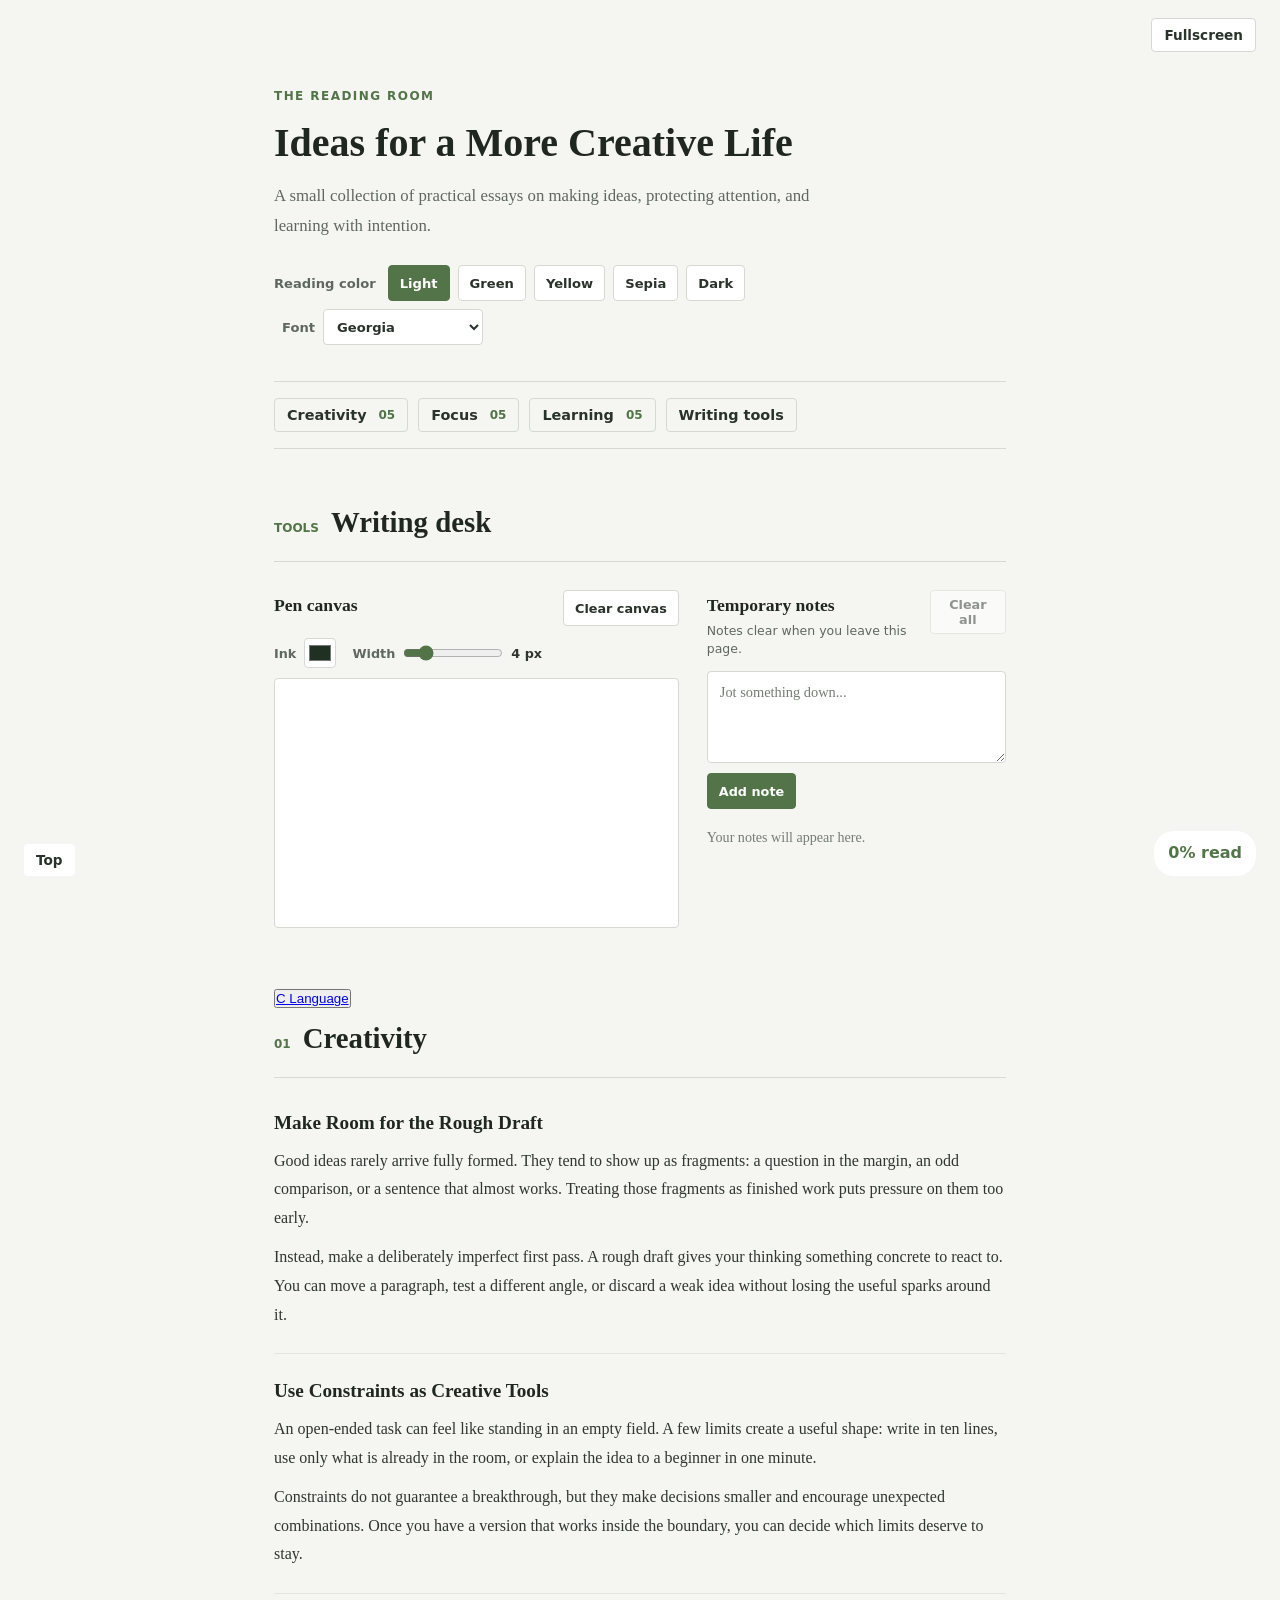
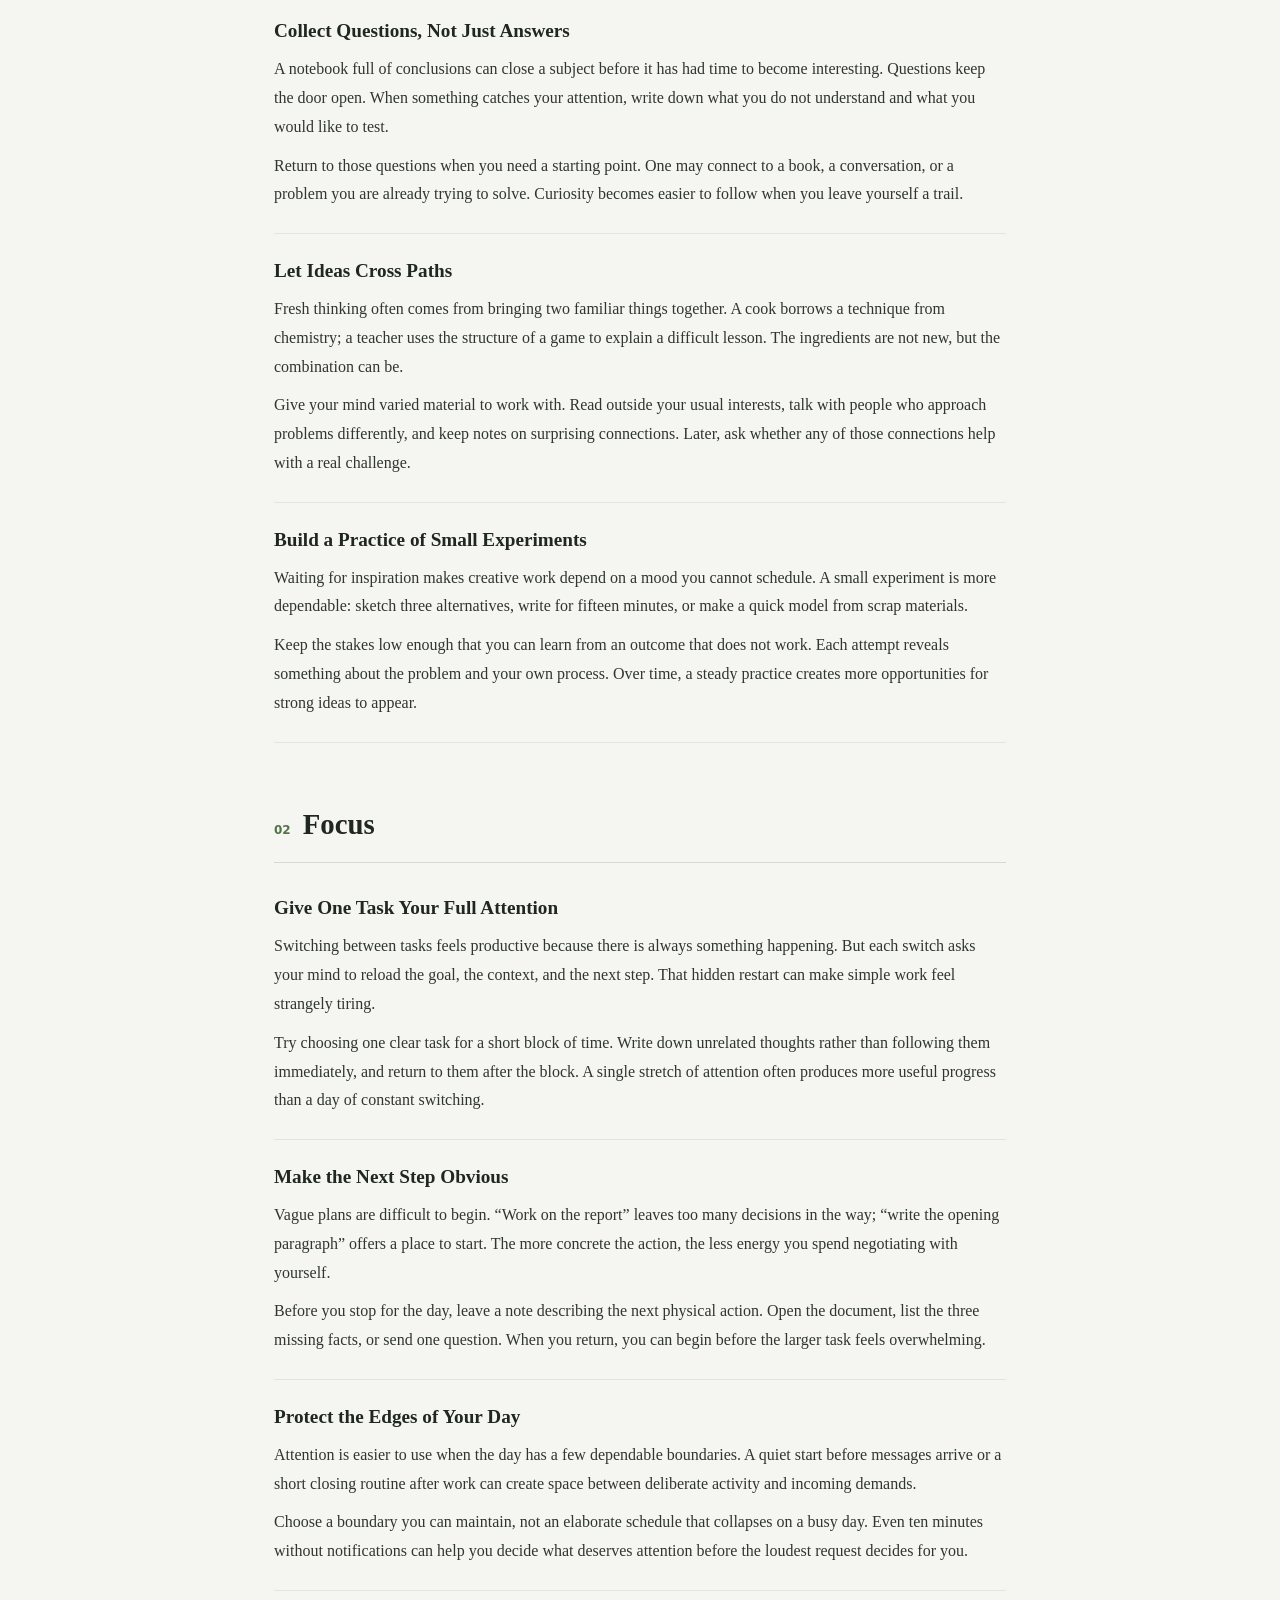
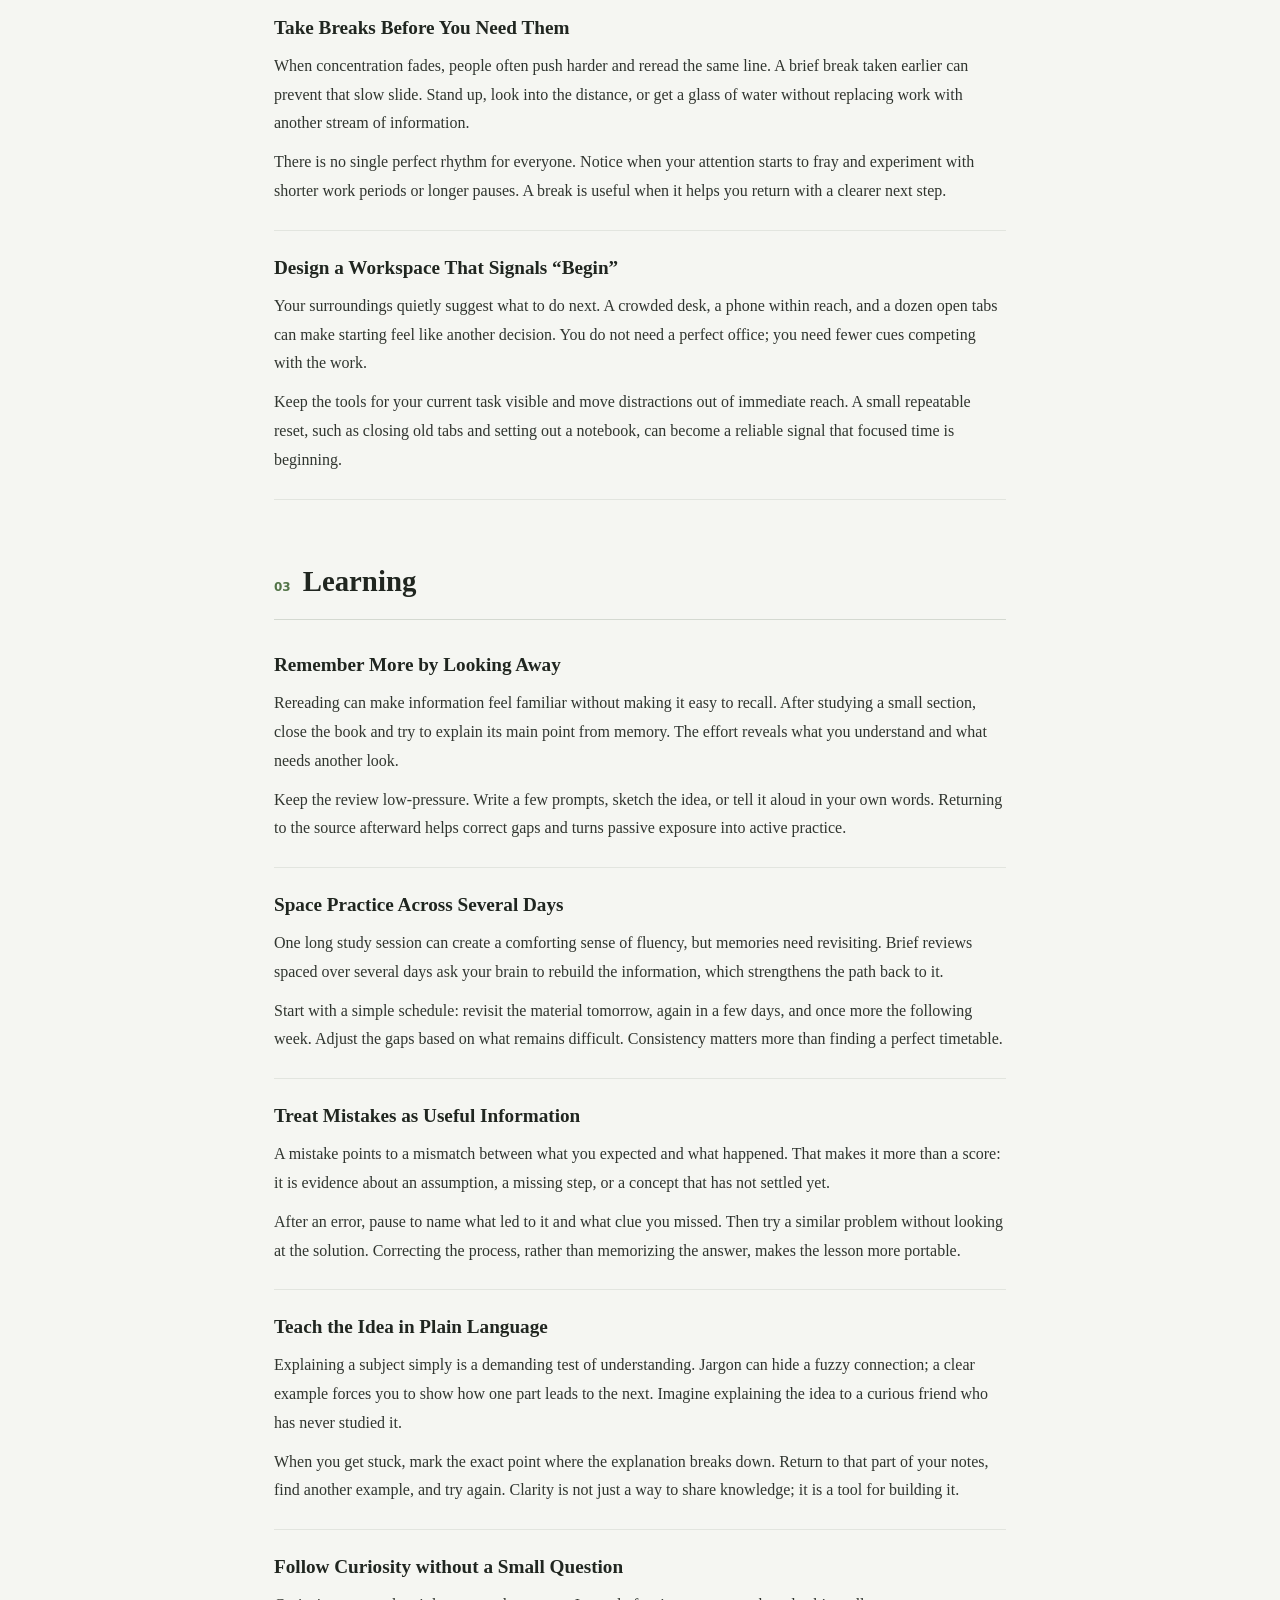
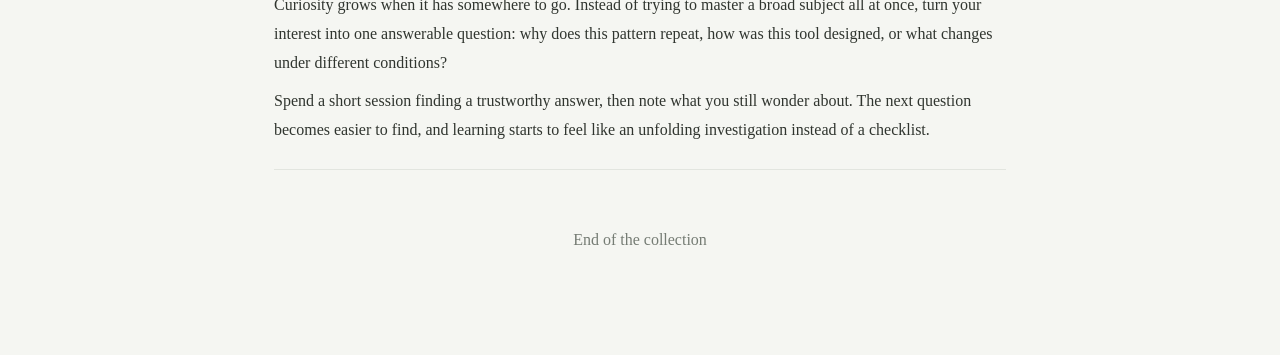
<file: index.html>
<!DOCTYPE html>
<html lang="en">
<head>
    <meta charset="UTF-8">
    <meta name="viewport" content="width=device-width, initial-scale=1.0">
    <title>Scroll Indicator</title>
    <link rel="stylesheet" href="style.css">
    <script src="script.js" defer></script>

</head>
<body>
    <div class="progress-bar" id="progressBar"></div>
    <button class="fullscreen-button" id="fullscreenButton" type="button" aria-label="Enter fullscreen">Fullscreen</button>
    <div class="badge" id="badge">0%
    </div>
    <a class="top" href="#pageTop" aria-label="Back to top">Top</a>
    <main class="content" id="pageTop">
        <header class="page-header">
            <p class="eyebrow">THE READING ROOM</p>
            <h1>Ideas for a More Creative Life</h1>
            <p class="intro">A small collection of practical essays on making ideas, protecting attention, and learning with intention.</p>
            <div class="reading-themes" role="group" aria-label="Reading color">
                <span class="theme-label">Reading color</span>
                <button class="theme-button" type="button" data-theme-choice="light" aria-pressed="true">Light</button>
                <button class="theme-button" type="button" data-theme-choice="green" aria-pressed="false">Green</button>
                <button class="theme-button" type="button" data-theme-choice="yellow" aria-pressed="false">Yellow</button>
                <button class="theme-button" type="button" data-theme-choice="sepia" aria-pressed="false">Sepia</button>
                <button class="theme-button" type="button" data-theme-choice="dark" aria-pressed="false">Dark</button>
                <label class="font-choice" for="fontChoice">Font
                    <select id="fontChoice" aria-label="Reading font">
                        <option value="georgia">Georgia</option>
                        <option value="arial">Arial</option>
                        <option value="verdana">Verdana</option>
                        <option value="trebuchet">Trebuchet MS</option>
                        <option value="monospace">Monospace</option>
                    </select>
                </label>
            </div>
        </header>

        <nav class="category-menu" aria-label="Article categories">
            <a href="#creativity">Creativity <span>05</span></a>
            <a href="#focus">Focus <span>05</span></a>
            <a href="#learning">Learning <span>05</span></a>
            <a href="#writing-tools">Writing tools</a>
        </nav>

        <section class="writing-tools" id="writing-tools" aria-labelledby="writing-tools-title">
            <div class="category-heading">
                <span>TOOLS</span>
                <h2 id="writing-tools-title">Writing desk</h2>
            </div>
            <div class="writing-grid">
                <section class="writing-tool" aria-labelledby="pen-title">
                    <div class="tool-heading">
                        <h3 id="pen-title">Pen canvas</h3>
                        <button class="tool-clear" id="clearCanvas" type="button">Clear canvas</button>
                    </div>
                    <div class="pen-controls">
                        <label class="pen-option">Ink <input id="penColor" type="color" value="#203023" aria-label="Pen color"></label>
                        <label class="pen-option" for="penSize">Width <input id="penSize" type="range" min="1" max="18" value="4"><output id="penSizeValue" for="penSize">4 px</output></label>
                    </div>
                    <canvas class="writing-canvas" id="writingCanvas" aria-label="Blank writing canvas. Draw with a mouse, pen, or touch. Your drawing is temporary.">
                        Your browser does not support the writing canvas.
                    </canvas>
                </section>

                <section class="writing-tool notes-tool" aria-labelledby="notes-title">
                    <div class="tool-heading">
                        <div>
                            <h3 id="notes-title">Temporary notes</h3>
                            <p class="tool-caption">Notes clear when you leave this page.</p>
                        </div>
                        <button class="tool-clear" id="clearNotes" type="button" disabled>Clear all</button>
                    </div>
                    <form class="note-form" id="noteForm">
                        <label class="visually-hidden" for="noteInput">Write a note</label>
                        <textarea id="noteInput" maxlength="1000" rows="3" placeholder="Jot something down..."></textarea>
                        <button class="add-note" type="submit">Add note</button>
                    </form>
                    <p class="notes-empty" id="notesEmpty">Your notes will appear here.</p>
                    <ul class="notes-list" id="notesList" aria-live="polite"></ul>
                </section>
            </div>
        </section>

        <button><a href="clang.html">C Language</a></button>

        <section class="category" id="creativity" aria-labelledby="creativity-title">
            <div class="category-heading"><span>01</span><h2 id="creativity-title">Creativity</h2></div>
            <article class="story"><h3>Make Room for the Rough Draft</h3><p>Good ideas rarely arrive fully formed. They tend to show up as fragments: a question in the margin, an odd comparison, or a sentence that almost works. Treating those fragments as finished work puts pressure on them too early.</p><p>Instead, make a deliberately imperfect first pass. A rough draft gives your thinking something concrete to react to. You can move a paragraph, test a different angle, or discard a weak idea without losing the useful sparks around it.</p></article>
            <article class="story"><h3>Use Constraints as Creative Tools</h3><p>An open-ended task can feel like standing in an empty field. A few limits create a useful shape: write in ten lines, use only what is already in the room, or explain the idea to a beginner in one minute.</p><p>Constraints do not guarantee a breakthrough, but they make decisions smaller and encourage unexpected combinations. Once you have a version that works inside the boundary, you can decide which limits deserve to stay.</p></article>
            <article class="story"><h3>Collect Questions, Not Just Answers</h3><p>A notebook full of conclusions can close a subject before it has had time to become interesting. Questions keep the door open. When something catches your attention, write down what you do not understand and what you would like to test.</p><p>Return to those questions when you need a starting point. One may connect to a book, a conversation, or a problem you are already trying to solve. Curiosity becomes easier to follow when you leave yourself a trail.</p></article>
            <article class="story"><h3>Let Ideas Cross Paths</h3><p>Fresh thinking often comes from bringing two familiar things together. A cook borrows a technique from chemistry; a teacher uses the structure of a game to explain a difficult lesson. The ingredients are not new, but the combination can be.</p><p>Give your mind varied material to work with. Read outside your usual interests, talk with people who approach problems differently, and keep notes on surprising connections. Later, ask whether any of those connections help with a real challenge.</p></article>
            <article class="story"><h3>Build a Practice of Small Experiments</h3><p>Waiting for inspiration makes creative work depend on a mood you cannot schedule. A small experiment is more dependable: sketch three alternatives, write for fifteen minutes, or make a quick model from scrap materials.</p><p>Keep the stakes low enough that you can learn from an outcome that does not work. Each attempt reveals something about the problem and your own process. Over time, a steady practice creates more opportunities for strong ideas to appear.</p></article>
        </section>

        <section class="category" id="focus" aria-labelledby="focus-title">
            <div class="category-heading"><span>02</span><h2 id="focus-title">Focus</h2></div>
            <article class="story"><h3>Give One Task Your Full Attention</h3><p>Switching between tasks feels productive because there is always something happening. But each switch asks your mind to reload the goal, the context, and the next step. That hidden restart can make simple work feel strangely tiring.</p><p>Try choosing one clear task for a short block of time. Write down unrelated thoughts rather than following them immediately, and return to them after the block. A single stretch of attention often produces more useful progress than a day of constant switching.</p></article>
            <article class="story"><h3>Make the Next Step Obvious</h3><p>Vague plans are difficult to begin. “Work on the report” leaves too many decisions in the way; “write the opening paragraph” offers a place to start. The more concrete the action, the less energy you spend negotiating with yourself.</p><p>Before you stop for the day, leave a note describing the next physical action. Open the document, list the three missing facts, or send one question. When you return, you can begin before the larger task feels overwhelming.</p></article>
            <article class="story"><h3>Protect the Edges of Your Day</h3><p>Attention is easier to use when the day has a few dependable boundaries. A quiet start before messages arrive or a short closing routine after work can create space between deliberate activity and incoming demands.</p><p>Choose a boundary you can maintain, not an elaborate schedule that collapses on a busy day. Even ten minutes without notifications can help you decide what deserves attention before the loudest request decides for you.</p></article>
            <article class="story"><h3>Take Breaks Before You Need Them</h3><p>When concentration fades, people often push harder and reread the same line. A brief break taken earlier can prevent that slow slide. Stand up, look into the distance, or get a glass of water without replacing work with another stream of information.</p><p>There is no single perfect rhythm for everyone. Notice when your attention starts to fray and experiment with shorter work periods or longer pauses. A break is useful when it helps you return with a clearer next step.</p></article>
            <article class="story"><h3>Design a Workspace That Signals “Begin”</h3><p>Your surroundings quietly suggest what to do next. A crowded desk, a phone within reach, and a dozen open tabs can make starting feel like another decision. You do not need a perfect office; you need fewer cues competing with the work.</p><p>Keep the tools for your current task visible and move distractions out of immediate reach. A small repeatable reset, such as closing old tabs and setting out a notebook, can become a reliable signal that focused time is beginning.</p></article>
        </section>

        <section class="category" id="learning" aria-labelledby="learning-title">
            <div class="category-heading"><span>03</span><h2 id="learning-title">Learning</h2></div>
            <article class="story"><h3>Remember More by Looking Away</h3><p>Rereading can make information feel familiar without making it easy to recall. After studying a small section, close the book and try to explain its main point from memory. The effort reveals what you understand and what needs another look.</p><p>Keep the review low-pressure. Write a few prompts, sketch the idea, or tell it aloud in your own words. Returning to the source afterward helps correct gaps and turns passive exposure into active practice.</p></article>
            <article class="story"><h3>Space Practice Across Several Days</h3><p>One long study session can create a comforting sense of fluency, but memories need revisiting. Brief reviews spaced over several days ask your brain to rebuild the information, which strengthens the path back to it.</p><p>Start with a simple schedule: revisit the material tomorrow, again in a few days, and once more the following week. Adjust the gaps based on what remains difficult. Consistency matters more than finding a perfect timetable.</p></article>
            <article class="story"><h3>Treat Mistakes as Useful Information</h3><p>A mistake points to a mismatch between what you expected and what happened. That makes it more than a score: it is evidence about an assumption, a missing step, or a concept that has not settled yet.</p><p>After an error, pause to name what led to it and what clue you missed. Then try a similar problem without looking at the solution. Correcting the process, rather than memorizing the answer, makes the lesson more portable.</p></article>
            <article class="story"><h3>Teach the Idea in Plain Language</h3><p>Explaining a subject simply is a demanding test of understanding. Jargon can hide a fuzzy connection; a clear example forces you to show how one part leads to the next. Imagine explaining the idea to a curious friend who has never studied it.</p><p>When you get stuck, mark the exact point where the explanation breaks down. Return to that part of your notes, find another example, and try again. Clarity is not just a way to share knowledge; it is a tool for building it.</p></article>
            <article class="story"><h3>Follow Curiosity without a Small Question</h3><p>Curiosity grows when it has somewhere to go. Instead of trying to master a broad subject all at once, turn your interest into one answerable question: why does this pattern repeat, how was this tool designed, or what changes under different conditions?</p><p>Spend a short session finding a trustworthy answer, then note what you still wonder about. The next question becomes easier to find, and learning starts to feel like an unfolding investigation instead of a checklist.</p></article>
        </section>

        <p class="end">End of the collection</p>
    </main>

    
</body>
</html>
</file>
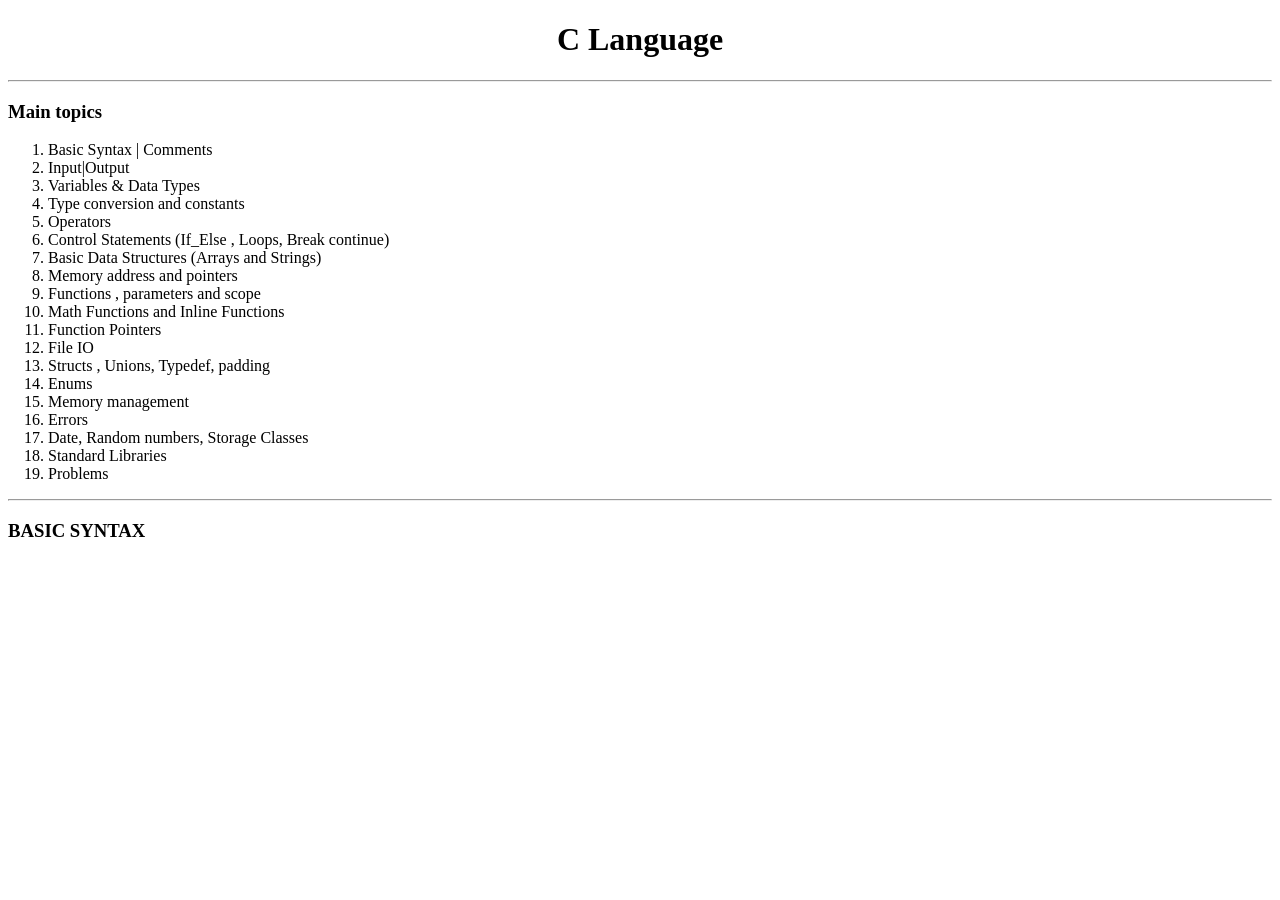
<file: clang.html>
<!DOCTYPE html>
<html lang="en">
<head>
    <meta charset="UTF-8">
    <meta name="viewport" content="width=device-width, initial-scale=1.0">
    <title>C Language</title>
    <link rel="stylesheet" href="style1.css">
</head>
<body>
    <h1>C Language</h1>
    <hr>
    <h3>Main topics</h3>
    <ol>
        <li>Basic Syntax | Comments</li>
        <li>Input|Output</li>   
        <li>Variables & Data Types</li>
        <li>Type conversion and constants</li>
        <li>Operators</li>
        <li>Control Statements (If_Else , Loops, Break continue)</li>
        <li>Basic Data Structures (Arrays and Strings)</li>
        <li>Memory address and pointers</li>
        <li>Functions , parameters and scope</li>
        <li>Math Functions and Inline Functions</li>
        <li>Function Pointers</li>
        <li>File IO</li>    
        <li>Structs , Unions, Typedef, padding</li>
        <li>Enums</li>
        <li>Memory management</li>
        <li>Errors</li>
        <li>Date, Random numbers, Storage Classes</li>
        <li>Standard Libraries</li>
        <li>Problems</li>
    </ol>

    <hr>

    <div class="chapter" id="chapter1">
        <h3>BASIC SYNTAX</h3>
    </div>
</body>
</html>
</file>
<file: style.css>
* {
    margin: 0;
    padding: 0;
    box-sizing: border-box;

}

body {
    --reading-font: Georgia, 'Times New Roman', Times, serif;
    font-family: var(--reading-font);
    --page-background: #f5f6f2;
    --page-text: #30352f;
    --heading-color: #202620;
    --muted-text: #5f685f;
    --soft-text: #757c74;
    --line-color: #d4d9d1;
    --story-line: #e2e5df;
    --accent-color: #527448;
    --accent-hover: #365438;
    --control-background: #fff;
    --control-text: #29332a;
    background-color: var(--page-background);
    color: var(--page-text);
    line-height: 1.8;
    scroll-behavior: smooth;
    transition: background-color 500ms ease, color 500ms ease;
}

body[data-theme="green"] {
    --page-background: #e7efe4;
    --page-text: #2d392d;
    --heading-color: #203024;
    --muted-text: #506451;
    --soft-text: #637461;
    --line-color: #c1d0bd;
    --story-line: #d1ddce;
    --accent-color: #477046;
    --accent-hover: #294f31;
    --control-background: #f7fbf4;
    --control-text: #293b2a;
}

body[data-theme="yellow"] {
    --page-background: #fff8d9;
    --page-text: #433d27;
    --heading-color: #332c17;
    --muted-text: #6a603c;
    --soft-text: #7c714a;
    --line-color: #e4d8a9;
    --story-line: #eee4bc;
    --accent-color: #8a6a16;
    --accent-hover: #674c0b;
    --control-background: #fffdf0;
    --control-text: #463914;
}

body[data-theme="sepia"] {
    --page-background: #f1e6d2;
    --page-text: #43382b;
    --heading-color: #30251a;
    --muted-text: #655746;
    --soft-text: #786953;
    --line-color: #d8c8ad;
    --story-line: #e4d5bd;
    --accent-color: #805a30;
    --accent-hover: #634322;
    --control-background: #faf2e3;
    --control-text: #493723;
}

body[data-theme="dark"] {
    --page-background: #4c4343;
    --page-text: #d5dbd5;
    --heading-color: #f0f3ee;
    --muted-text: #aeb9ae;
    --soft-text: #929e92;
    --line-color: #454e46;
    --story-line: #363d37;
    --accent-color: #9bbb88;
    --accent-hover: #c0daa9;
    --control-background: #292f2a;
    --control-text: #e1e8df;
}

body[data-font="arial"] {
    --reading-font: Arial, Helvetica, sans-serif;
}

body[data-font="verdana"] {
    --reading-font: Verdana, Geneva, sans-serif;
}

body[data-font="trebuchet"] {
    --reading-font: 'Trebuchet MS', sans-serif;
}

body[data-font="monospace"] {
    --reading-font: 'Courier New', Courier, monospace;
}

.progress-bar {
    position: fixed;
    top: 0;
    left: 0;
    height: 3px;
    background: var(--accent-color);
    z-index: 100;
    transition: width 0.1s;
}

.fullscreen-button {
    position: fixed;
    top: 18px;
    right: 24px;
    z-index: 101;
    border: 1px solid var(--line-color);
    border-radius: 4px;
    padding: 8px 12px;
    background: var(--control-background);
    color: var(--control-text);
    font: 600 0.85rem system-ui, sans-serif;
    cursor: pointer;
}

.fullscreen-button:hover {
    border-color: var(--accent-color);
}

.fullscreen-button:focus-visible {
    outline: 2px solid var(--accent-color);
    outline-offset: 3px;
}

.badge {
    position : fixed;
    bottom: 24px;
    right: 24px;
    background: var(--control-background);
    padding: 8px 14px;
    border-radius: 20px;
    font-family: system-ui, -apple-system, BlinkMacSystemFont, 'Segoe UI', Roboto, Oxygen, Ubuntu, Cantarell, 'Open Sans', 'Helvetica Neue', sans-serif;
    font-size: 0.85 rem;
    font-weight: 600;
    color: var(--accent-color);
    z-index: 100;
    transition: all 0.2s ease;
}

.content {
    max-width: 780px;
    margin: 0 auto;
    padding: 88px 24px 80px;
}

.page-header {
    max-width: 650px;
    margin-bottom: 36px;
}

.eyebrow {
    color: var(--accent-color);
    font: 700 0.75rem/1.4 system-ui, sans-serif;
    letter-spacing: 0.12em;
    margin-bottom: 12px;
}

h1 {
    font-size: 2.5rem;
    color: var(--heading-color);
    margin-bottom: 12px;
    line-height: 1.3;
}

.intro {
    max-width: 580px;
    color: var(--muted-text);
    font-size: 1.05rem;
}

.reading-themes {
    display: flex;
    align-items: center;
    flex-wrap: wrap;
    gap: 8px;
    margin-top: 24px;
}

.theme-label {
    margin-right: 4px;
    color: var(--muted-text);
    font: 600 0.82rem system-ui, sans-serif;
}

.theme-button {
    min-height: 36px;
    padding: 6px 11px;
    border: 1px solid var(--line-color);
    border-radius: 4px;
    background: var(--control-background);
    color: var(--control-text);
    font: 600 0.82rem system-ui, sans-serif;
    cursor: pointer;
    transition: background-color 500ms ease, color 500ms ease, border-color 200ms ease;
}

.theme-button:hover {
    border-color: var(--accent-color);
}

.theme-button[aria-pressed="true"] {
    border-color: var(--accent-color);
    background: var(--accent-color);
    color: #fff;
}

.theme-button:focus-visible {
    outline: 2px solid var(--accent-color);
    outline-offset: 3px;
}

.font-choice {
    display: inline-flex;
    align-items: center;
    gap: 8px;
    margin-left: 8px;
    color: var(--muted-text);
    font: 600 0.82rem system-ui, sans-serif;
}

.font-choice select {
    min-height: 36px;
    max-width: 100%;
    padding: 6px 28px 6px 9px;
    border: 1px solid var(--line-color);
    border-radius: 4px;
    background: var(--control-background);
    color: var(--control-text);
    font: 600 0.82rem system-ui, sans-serif;
}

.font-choice select:focus-visible {
    outline: 2px solid var(--accent-color);
    outline-offset: 3px;
}

.category-menu {
    display: flex;
    flex-wrap: wrap;
    gap: 10px;
    padding: 16px 0;
    border-top: 1px solid var(--line-color);
    border-bottom: 1px solid var(--line-color);
    margin-bottom: 48px;
}

.category-menu a {
    display: inline-flex;
    align-items: center;
    gap: 12px;
    padding: 8px 12px;
    border: 1px solid var(--line-color);
    border-radius: 4px;
    color: var(--control-text);
    font: 600 0.9rem system-ui, sans-serif;
    text-decoration: none;
}

.category-menu a:hover,
.category-menu a:focus-visible {
    border-color: var(--accent-color);
    color: var(--accent-hover);
}

.writing-tools {
    margin-bottom: 56px;
    scroll-margin-top: 24px;
}

.writing-grid {
    display: grid;
    grid-template-columns: minmax(0, 1.15fr) minmax(0, 0.85fr);
    gap: 28px;
    padding-top: 20px;
}

.writing-tool {
    min-width: 0;
}

.tool-heading {
    display: flex;
    align-items: flex-start;
    justify-content: space-between;
    gap: 12px;
    margin-bottom: 12px;
}

.tool-heading h3 {
    color: var(--heading-color);
    font-size: 1.1rem;
}

.tool-caption {
    color: var(--muted-text);
    font: 0.78rem/1.5 system-ui, sans-serif;
}

.pen-controls {
    display: flex;
    align-items: center;
    flex-wrap: wrap;
    gap: 16px;
    margin-bottom: 10px;
}

.pen-option {
    display: inline-flex;
    align-items: center;
    gap: 8px;
    color: var(--muted-text);
    font: 600 0.8rem system-ui, sans-serif;
}

.pen-option input[type="color"] {
    width: 32px;
    height: 30px;
    padding: 2px;
    border: 1px solid var(--line-color);
    border-radius: 4px;
    background: var(--control-background);
    cursor: pointer;
}

.pen-option input[type="range"] {
    width: 100px;
    accent-color: var(--accent-color);
}

.pen-option output {
    min-width: 34px;
    color: var(--page-text);
}

.writing-canvas {
    display: block;
    width: 100%;
    height: 250px;
    border: 1px solid var(--line-color);
    border-radius: 4px;
    background: var(--control-background);
    cursor: crosshair;
    touch-action: none;
}

.writing-canvas:focus-visible,
.note-form textarea:focus-visible {
    outline: 2px solid var(--accent-color);
    outline-offset: 2px;
}

.tool-clear,
.add-note {
    min-height: 36px;
    padding: 6px 11px;
    border: 1px solid var(--line-color);
    border-radius: 4px;
    background: var(--control-background);
    color: var(--control-text);
    font: 600 0.8rem system-ui, sans-serif;
    cursor: pointer;
}

.tool-clear:hover:not(:disabled),
.add-note:hover {
    border-color: var(--accent-color);
    color: var(--accent-hover);
}

.tool-clear:disabled {
    opacity: 0.5;
    cursor: default;
}

.note-form {
    display: grid;
    gap: 10px;
}

.note-form textarea {
    width: 100%;
    min-height: 92px;
    resize: vertical;
    padding: 10px 12px;
    border: 1px solid var(--line-color);
    border-radius: 4px;
    background: var(--control-background);
    color: var(--page-text);
    font: 0.9rem/1.5 Georgia, 'Times New Roman', Times, serif;
}

.note-form textarea::placeholder {
    color: var(--soft-text);
}

.add-note {
    justify-self: start;
    border-color: var(--accent-color);
    background: var(--accent-color);
    color: #fff;
}

.add-note:hover {
    background: var(--accent-hover);
    color: #fff;
}

.notes-empty {
    padding: 16px 0;
    color: var(--soft-text);
    font-size: 0.88rem;
}

.notes-list {
    display: grid;
    gap: 8px;
    padding: 0;
    list-style: none;
}

.note-item {
    display: flex;
    align-items: flex-start;
    justify-content: space-between;
    gap: 12px;
    padding: 10px 0;
    border-top: 1px solid var(--story-line);
}

.note-text {
    min-width: 0;
    color: var(--page-text);
    font-size: 0.9rem;
    overflow-wrap: anywhere;
    white-space: pre-wrap;
}

.note-remove {
    flex: 0 0 auto;
    border: 0;
    background: transparent;
    color: var(--accent-hover);
    font: 600 0.78rem system-ui, sans-serif;
    text-decoration: underline;
    cursor: pointer;
}

.visually-hidden {
    position: absolute;
    width: 1px;
    height: 1px;
    padding: 0;
    margin: -1px;
    overflow: hidden;
    clip: rect(0, 0, 0, 0);
    white-space: nowrap;
    border: 0;
}

.category-menu span,
.category-heading > span {
    color: var(--accent-color);
    font: 700 0.75rem system-ui, sans-serif;
}

.category {
    scroll-margin-top: 24px;
    margin-bottom: 56px;
}

.category-heading {
    display: flex;
    align-items: baseline;
    gap: 12px;
    padding-bottom: 12px;
    border-bottom: 1px solid var(--line-color);
    margin-bottom: 8px;
}

.category-heading h2 {
    color: var(--heading-color);
    font-size: 1.8rem;
}

.story {
    padding: 24px 0;
    border-bottom: 1px solid var(--story-line);
}

.story h3 {
    color: var(--heading-color);
    font-size: 1.2rem;
    line-height: 1.4;
    margin-bottom: 10px;
}

.story p + p {
    margin-top: 10px;
}

.story p {
    color: var(--page-text);
}

.end{
    text-align: center;
    color: var(--soft-text);
    margin: 20px;
}

.top {
    position: fixed;
    bottom: 24px;
    left: 24px;
    background: var(--control-background);
    padding: 8px 12px;
    color: var(--control-text);
    border-radius: 4px;
    font: 600 0.85rem system-ui, sans-serif;
    text-decoration: none;
    z-index: 100;
}

@media (prefers-reduced-motion: reduce) {
    *,
    *::before,
    *::after {
        scroll-behavior: auto !important;
        transition-duration: 0.01ms !important;
    }
}

@media (max-width: 520px) {
    .content {
        padding: 88px 18px 72px;
    }

    h1 {
        font-size: 2rem;
    }

    .fullscreen-button {
        top: 14px;
        right: 14px;
    }

    .category-menu {
        gap: 8px;
    }

    .category-menu a {
        gap: 8px;
        padding: 7px 9px;
        font-size: 0.82rem;
    }

    .writing-grid {
        grid-template-columns: minmax(0, 1fr);
        gap: 28px;
    }

    .writing-canvas {
        height: 220px;
    }
}
</file>
<file: style1.css>
h1{
    text-align: center;
}
</file>
